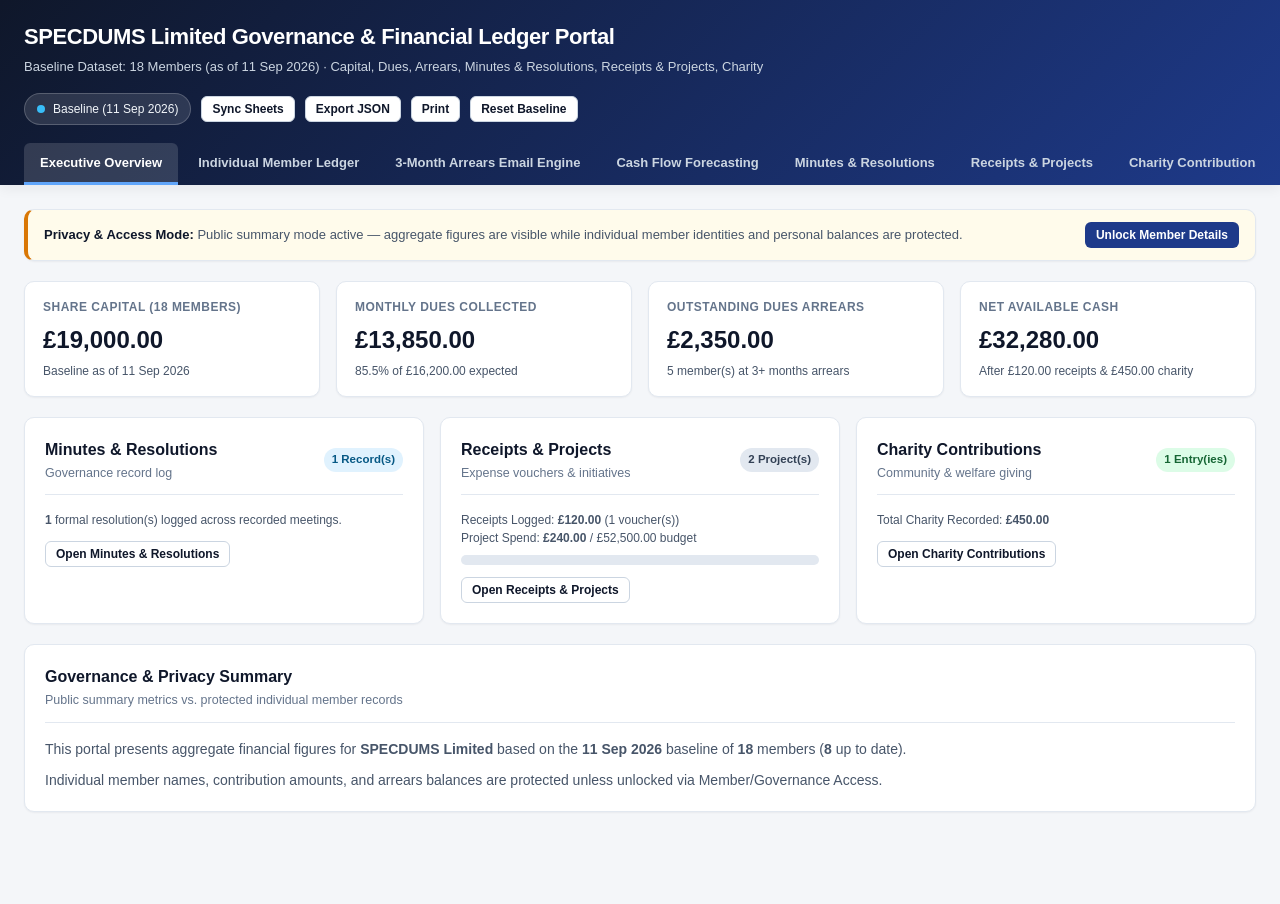
<file: index.html>
<!DOCTYPE html>
<html lang="en">
<head>
  <meta charset="UTF-8" />
  <meta name="viewport" content="width=device-width, initial-scale=1.0" />
  <title>SPECDUMS Limited — Governance &amp; Financial Ledger Portal</title>
  <link rel="stylesheet" href="css/styles.css" />
</head>
<body>
  <header class="portal-header">
    <div class="header-inner">
      <div class="header-top">
        <div class="brand-block">
          <h1>SPECDUMS Limited Governance &amp; Financial Ledger Portal</h1>
          <p>Baseline Dataset: 18 Members (as of 11 Sep 2026) · Capital, Dues, Arrears, Minutes &amp; Resolutions, Receipts &amp; Projects, Charity</p>
        </div>

        <div class="header-actions no-print">
          <div class="sync-status" title="Synchronization status">
            <span id="syncStatusDot" class="status-dot"></span>
            <span id="syncStatusText">Baseline (11 Sep 2026)</span>
          </div>
          <button type="button" id="syncNowBtn" class="btn btn-secondary btn-sm">Sync Sheets</button>
          <button type="button" id="exportJsonBtn" class="btn btn-secondary btn-sm">Export JSON</button>
          <button type="button" id="printReportBtn" class="btn btn-secondary btn-sm">Print</button>
          <button type="button" id="resetBaselineBtn" class="btn btn-secondary btn-sm">Reset Baseline</button>
        </div>
      </div>

      <nav class="tabs-nav" role="tablist" aria-label="Portal Sections">
        <button type="button" class="tab-btn active" role="tab" aria-selected="true" data-tab="overview">
          Executive Overview
        </button>
        <button type="button" class="tab-btn" role="tab" aria-selected="false" data-tab="ledger">
          Individual Member Ledger
        </button>
        <button type="button" class="tab-btn" role="tab" aria-selected="false" data-tab="emails">
          3-Month Arrears Email Engine
        </button>
        <button type="button" class="tab-btn" role="tab" aria-selected="false" data-tab="forecast">
          Cash Flow Forecasting
        </button>
        <button type="button" class="tab-btn" role="tab" aria-selected="false" data-tab="minutes">
          Minutes &amp; Resolutions
        </button>
        <button type="button" class="tab-btn" role="tab" aria-selected="false" data-tab="receipts-projects">
          Receipts &amp; Projects
        </button>
        <button type="button" class="tab-btn" role="tab" aria-selected="false" data-tab="charity">
          Charity Contributions
        </button>
      </nav>
    </div>
  </header>

  <main class="portal-main">
    <div id="privacyBanner" class="privacy-banner"></div>

    <section id="tab-overview" class="tab-panel active" role="tabpanel"></section>
    <section id="tab-ledger" class="tab-panel" role="tabpanel"></section>
    <section id="tab-emails" class="tab-panel" role="tabpanel"></section>
    <section id="tab-forecast" class="tab-panel" role="tabpanel"></section>
    <section id="tab-minutes" class="tab-panel" role="tabpanel"></section>
    <section id="tab-receipts-projects" class="tab-panel" role="tabpanel"></section>
    <section id="tab-charity" class="tab-panel" role="tabpanel"></section>
  </main>

  <!-- Member / Governance Access PIN Modal -->
  <div id="pinModal" class="modal-backdrop" role="dialog" aria-modal="true" aria-labelledby="pinModalTitle">
    <div class="modal-card">
      <h3 id="pinModalTitle" style="margin: 0 0 6px 0; font-size: 17px;">Unlock Individual Member Records</h3>
      <p style="margin: 0 0 14px 0; font-size: 13px; color: var(--text-secondary);">
        Enter the Governance/Member access PIN configured in <code>js/config.js</code> (default: <code>2026</code>).
      </p>
      <form id="pinModalForm">
        <div class="form-group">
          <label for="pinModalInput">Access PIN</label>
          <input id="pinModalInput" type="password" class="form-control" autocomplete="off" required />
        </div>
        <div id="pinModalError" style="color: #b91c1c; font-size: 12.5px; margin-bottom: 10px;"></div>
        <div class="toolbar-group">
          <button type="submit" class="btn btn-primary">Unlock</button>
          <button type="button" id="closePinModalBtn" class="btn btn-secondary">Cancel</button>
        </div>
      </form>
    </div>
  </div>

  <div id="toastContainer" class="toast-container" aria-live="polite"></div>

  <script src="js/config.js"></script>
  <script src="js/data.js"></script>
  <script src="js/calculations.js"></script>
  <script src="js/sheets-sync.js"></script>
  <script src="js/ui-overview.js"></script>
  <script src="js/ui-ledger.js"></script>
  <script src="js/ui-emails.js"></script>
  <script src="js/ui-forecast.js"></script>
  <script src="js/ui-minutes.js"></script>
  <script src="js/ui-receipts-projects.js"></script>
  <script src="js/ui-charity.js"></script>
  <script src="js/app.js"></script>
</body>
</html>
</file>
<file: css/styles.css>
/* SPECDUMS Limited Governance & Financial Ledger Portal Styles */
:root {
  --bg-page: #f4f6f9;
  --bg-surface: #ffffff;
  --bg-subtle: #f8fafc;
  --bg-accent-soft: #eef4ff;
  --text-primary: #0f172a;
  --text-secondary: #475569;
  --text-muted: #64748b;
  --border-color: #e2e8f0;
  --border-strong: #cbd5e1;
  --primary: #1e3a8a;
  --primary-hover: #172554;
  --primary-light: #dbeafe;
  --success-bg: #dcfce7;
  --success-text: #166534;
  --warning-bg: #fef3c7;
  --warning-text: #92400e;
  --danger-bg: #fee2e2;
  --danger-text: #991b1b;
  --info-bg: #e0f2fe;
  --info-text: #075985;
  --radius-sm: 6px;
  --radius-md: 10px;
  --radius-lg: 14px;
  --shadow-sm: 0 1px 2px rgba(15, 23, 42, 0.05);
  --shadow-md: 0 4px 12px rgba(15, 23, 42, 0.06);
  --font-sans: -apple-system, BlinkMacSystemFont, "Segoe UI", Roboto, "Helvetica Neue", Arial, sans-serif;
}

* {
  box-sizing: border-box;
}

html, body {
  margin: 0;
  padding: 0;
  background-color: var(--bg-page);
  color: var(--text-primary);
  font-family: var(--font-sans);
  font-size: 14px;
  line-height: 1.5;
  -webkit-font-smoothing: antialiased;
}

/* Header & Top Navigation */
.portal-header {
  background: linear-gradient(135deg, #0f172a 0%, #1e3a8a 100%);
  color: #ffffff;
  padding: 20px 24px 0 24px;
  box-shadow: var(--shadow-md);
}

.header-inner {
  max-width: 1320px;
  margin: 0 auto;
}

.header-top {
  display: flex;
  flex-wrap: wrap;
  justify-content: space-between;
  align-items: center;
  gap: 16px;
  padding-bottom: 18px;
}

.brand-block h1 {
  margin: 0;
  font-size: 22px;
  font-weight: 700;
  letter-spacing: -0.02em;
}

.brand-block p {
  margin: 4px 0 0 0;
  font-size: 13px;
  color: #cbd5e1;
}

.header-actions {
  display: flex;
  flex-wrap: wrap;
  align-items: center;
  gap: 10px;
}

.sync-status {
  display: inline-flex;
  align-items: center;
  gap: 8px;
  background: rgba(255, 255, 255, 0.12);
  border: 1px solid rgba(255, 255, 255, 0.2);
  padding: 6px 12px;
  border-radius: 999px;
  font-size: 12px;
  color: #f1f5f9;
}

.status-dot {
  width: 8px;
  height: 8px;
  border-radius: 50%;
  background-color: #38bdf8;
}

.status-dot.live {
  background-color: #4ade80;
}

.status-dot.warn {
  background-color: #fbbf24;
}

/* Tabs Bar */
.tabs-nav {
  display: flex;
  flex-wrap: nowrap;
  overflow-x: auto;
  gap: 4px;
  scrollbar-width: thin;
}

.tab-btn {
  appearance: none;
  background: transparent;
  border: none;
  color: #cbd5e1;
  font-family: inherit;
  font-size: 13px;
  font-weight: 600;
  padding: 12px 16px;
  cursor: pointer;
  border-bottom: 3px solid transparent;
  white-space: nowrap;
  transition: color 0.15s ease, border-color 0.15s ease, background 0.15s ease;
  border-top-left-radius: var(--radius-sm);
  border-top-right-radius: var(--radius-sm);
}

.tab-btn:hover {
  color: #ffffff;
  background: rgba(255, 255, 255, 0.08);
}

.tab-btn.active {
  color: #ffffff;
  background: rgba(255, 255, 255, 0.14);
  border-bottom-color: #60a5fa;
}

/* Main Container */
.portal-main {
  max-width: 1320px;
  margin: 24px auto;
  padding: 0 24px 48px 24px;
}

.tab-panel {
  display: none;
}

.tab-panel.active {
  display: block;
}

/* Privacy / Mode Banner */
.privacy-banner {
  display: flex;
  flex-wrap: wrap;
  justify-content: space-between;
  align-items: center;
  gap: 12px;
  background: var(--bg-surface);
  border: 1px solid var(--border-color);
  border-left: 4px solid var(--primary);
  border-radius: var(--radius-md);
  padding: 12px 16px;
  margin-bottom: 20px;
  box-shadow: var(--shadow-sm);
}

.privacy-banner.restricted {
  border-left-color: #d97706;
  background: #fffbeb;
}

.privacy-banner-text {
  font-size: 13px;
  color: var(--text-secondary);
}

.privacy-banner-text strong {
  color: var(--text-primary);
}

/* Cards & Grid */
.kpi-grid {
  display: grid;
  grid-template-columns: repeat(auto-fit, minmax(210px, 1fr));
  gap: 16px;
  margin-bottom: 20px;
}

.kpi-card {
  background: var(--bg-surface);
  border: 1px solid var(--border-color);
  border-radius: var(--radius-md);
  padding: 16px 18px;
  box-shadow: var(--shadow-sm);
}

.kpi-label {
  font-size: 12px;
  font-weight: 600;
  text-transform: uppercase;
  letter-spacing: 0.04em;
  color: var(--text-muted);
  margin-bottom: 6px;
}

.kpi-value {
  font-size: 24px;
  font-weight: 700;
  color: var(--text-primary);
  margin-bottom: 4px;
}

.kpi-sub {
  font-size: 12px;
  color: var(--text-secondary);
}

.card {
  background: var(--bg-surface);
  border: 1px solid var(--border-color);
  border-radius: var(--radius-md);
  padding: 20px;
  margin-bottom: 20px;
  box-shadow: var(--shadow-sm);
}

.card-header {
  display: flex;
  flex-wrap: wrap;
  justify-content: space-between;
  align-items: center;
  gap: 12px;
  margin-bottom: 16px;
  padding-bottom: 12px;
  border-bottom: 1px solid var(--border-color);
}

.card-title {
  margin: 0;
  font-size: 16px;
  font-weight: 700;
  color: var(--text-primary);
}

.card-subtitle {
  margin: 2px 0 0 0;
  font-size: 12.5px;
  color: var(--text-muted);
}

.grid-2 {
  display: grid;
  grid-template-columns: repeat(auto-fit, minmax(340px, 1fr));
  gap: 20px;
}

.grid-3 {
  display: grid;
  grid-template-columns: repeat(auto-fit, minmax(260px, 1fr));
  gap: 16px;
}

/* Forms & Controls */
.form-grid {
  display: grid;
  grid-template-columns: repeat(auto-fit, minmax(210px, 1fr));
  gap: 14px;
}

.form-group {
  display: flex;
  flex-direction: column;
  gap: 6px;
  margin-bottom: 12px;
}

.form-group label {
  font-size: 12.5px;
  font-weight: 600;
  color: var(--text-primary);
}

.form-control,
.form-select,
.form-textarea {
  width: 100%;
  padding: 9px 12px;
  border: 1px solid var(--border-strong);
  border-radius: var(--radius-sm);
  font-family: inherit;
  font-size: 13.5px;
  color: var(--text-primary);
  background-color: #ffffff;
  transition: border-color 0.15s ease, box-shadow 0.15s ease;
}

.form-control:focus,
.form-select:focus,
.form-textarea:focus {
  outline: none;
  border-color: var(--primary);
  box-shadow: 0 0 0 3px rgba(30, 58, 138, 0.12);
}

.form-textarea {
  min-height: 92px;
  resize: vertical;
}

.toolbar {
  display: flex;
  flex-wrap: wrap;
  justify-content: space-between;
  align-items: center;
  gap: 12px;
  margin-bottom: 14px;
}

.toolbar-group {
  display: flex;
  flex-wrap: wrap;
  align-items: center;
  gap: 10px;
}

/* Buttons */
.btn {
  display: inline-flex;
  align-items: center;
  justify-content: center;
  gap: 6px;
  padding: 8px 14px;
  border-radius: var(--radius-sm);
  font-family: inherit;
  font-size: 13px;
  font-weight: 600;
  cursor: pointer;
  border: 1px solid transparent;
  transition: background-color 0.15s ease, border-color 0.15s ease, opacity 0.15s ease;
  text-decoration: none;
}

.btn:disabled {
  opacity: 0.55;
  cursor: not-allowed;
}

.btn-primary {
  background-color: var(--primary);
  color: #ffffff;
}

.btn-primary:hover:not(:disabled) {
  background-color: var(--primary-hover);
}

.btn-secondary {
  background-color: #ffffff;
  color: var(--text-primary);
  border-color: var(--border-strong);
}

.btn-secondary:hover:not(:disabled) {
  background-color: var(--bg-subtle);
}

.btn-success {
  background-color: #15803d;
  color: #ffffff;
}

.btn-success:hover:not(:disabled) {
  background-color: #166534;
}

.btn-danger {
  background-color: #b91c1c;
  color: #ffffff;
}

.btn-danger:hover:not(:disabled) {
  background-color: #991b1b;
}

.btn-sm {
  padding: 5px 10px;
  font-size: 12px;
}

/* Tables */
.table-wrap {
  width: 100%;
  overflow-x: auto;
  border: 1px solid var(--border-color);
  border-radius: var(--radius-md);
}

table.data-table {
  width: 100%;
  border-collapse: collapse;
  font-size: 13px;
  text-align: left;
}

table.data-table th {
  background-color: var(--bg-subtle);
  color: var(--text-secondary);
  font-weight: 700;
  font-size: 11.5px;
  text-transform: uppercase;
  letter-spacing: 0.04em;
  padding: 11px 12px;
  border-bottom: 1px solid var(--border-color);
  white-space: nowrap;
}

table.data-table td {
  padding: 11px 12px;
  border-bottom: 1px solid var(--border-color);
  color: var(--text-primary);
  vertical-align: top;
}

table.data-table tbody tr:last-child td {
  border-bottom: none;
}

table.data-table tbody tr:hover {
  background-color: #f8fafc;
}

.num-right {
  text-align: right;
  font-variant-numeric: tabular-nums;
}

/* Badges & Progress */
.badge {
  display: inline-block;
  padding: 3px 8px;
  border-radius: 999px;
  font-size: 11.5px;
  font-weight: 600;
  white-space: nowrap;
}

.badge-success {
  background-color: var(--success-bg);
  color: var(--success-text);
}

.badge-warning {
  background-color: var(--warning-bg);
  color: var(--warning-text);
}

.badge-danger {
  background-color: var(--danger-bg);
  color: var(--danger-text);
}

.badge-info {
  background-color: var(--info-bg);
  color: var(--info-text);
}

.badge-neutral {
  background-color: #e2e8f0;
  color: #334155;
}

.progress-track {
  width: 100%;
  height: 10px;
  background-color: #e2e8f0;
  border-radius: 999px;
  overflow: hidden;
  margin-top: 6px;
}

.progress-fill {
  height: 100%;
  background: linear-gradient(90deg, #1e3a8a 0%, #2563eb 100%);
  border-radius: 999px;
  transition: width 0.25s ease;
}

.progress-fill.complete {
  background: linear-gradient(90deg, #15803d 0%, #22c55e 100%);
}

/* Record Cards / Lists */
.record-list {
  display: flex;
  flex-direction: column;
  gap: 14px;
}

.record-item {
  border: 1px solid var(--border-color);
  border-radius: var(--radius-md);
  padding: 16px;
  background-color: #ffffff;
}

.record-item-header {
  display: flex;
  flex-wrap: wrap;
  justify-content: space-between;
  align-items: flex-start;
  gap: 10px;
  margin-bottom: 8px;
}

.record-item-title {
  margin: 0;
  font-size: 15px;
  font-weight: 700;
  color: var(--text-primary);
}

.record-meta {
  font-size: 12px;
  color: var(--text-muted);
}

.resolution-box {
  margin-top: 10px;
  padding: 10px 12px;
  background-color: var(--bg-accent-soft);
  border-left: 3px solid var(--primary);
  border-radius: var(--radius-sm);
  font-size: 13px;
}

.email-preview-box {
  background-color: var(--bg-subtle);
  border: 1px solid var(--border-color);
  border-radius: var(--radius-md);
  padding: 14px;
  font-family: ui-monospace, SFMono-Regular, Menlo, Monaco, Consolas, monospace;
  font-size: 12.5px;
  white-space: pre-wrap;
  color: var(--text-primary);
  max-height: 300px;
  overflow-y: auto;
}

/* Toast Notification */
.toast-container {
  position: fixed;
  bottom: 20px;
  right: 20px;
  z-index: 9999;
  display: flex;
  flex-direction: column;
  gap: 8px;
}

.toast {
  background-color: #0f172a;
  color: #ffffff;
  padding: 10px 16px;
  border-radius: var(--radius-sm);
  font-size: 13px;
  box-shadow: var(--shadow-md);
  border-left: 4px solid #60a5fa;
}

.toast.success {
  border-left-color: #4ade80;
}

.toast.error {
  border-left-color: #f87171;
}

/* Modal */
.modal-backdrop {
  position: fixed;
  inset: 0;
  background: rgba(15, 23, 42, 0.55);
  display: none;
  align-items: center;
  justify-content: center;
  padding: 16px;
  z-index: 9000;
}

.modal-backdrop.open {
  display: flex;
}

.modal-card {
  background: #ffffff;
  border-radius: var(--radius-lg);
  width: 100%;
  max-width: 420px;
  padding: 22px;
  box-shadow: 0 20px 40px rgba(15, 23, 42, 0.25);
}

.empty-state {
  text-align: center;
  padding: 28px 16px;
  color: var(--text-muted);
  font-size: 13.5px;
}

@media print {
  .portal-header,
  .privacy-banner,
  .toolbar,
  .btn,
  .no-print {
    display: none !important;
  }
  .portal-main {
    margin: 0;
    padding: 0;
  }
  .card {
    box-shadow: none;
    border: 1px solid #cbd5e1;
  }
}
</file>
